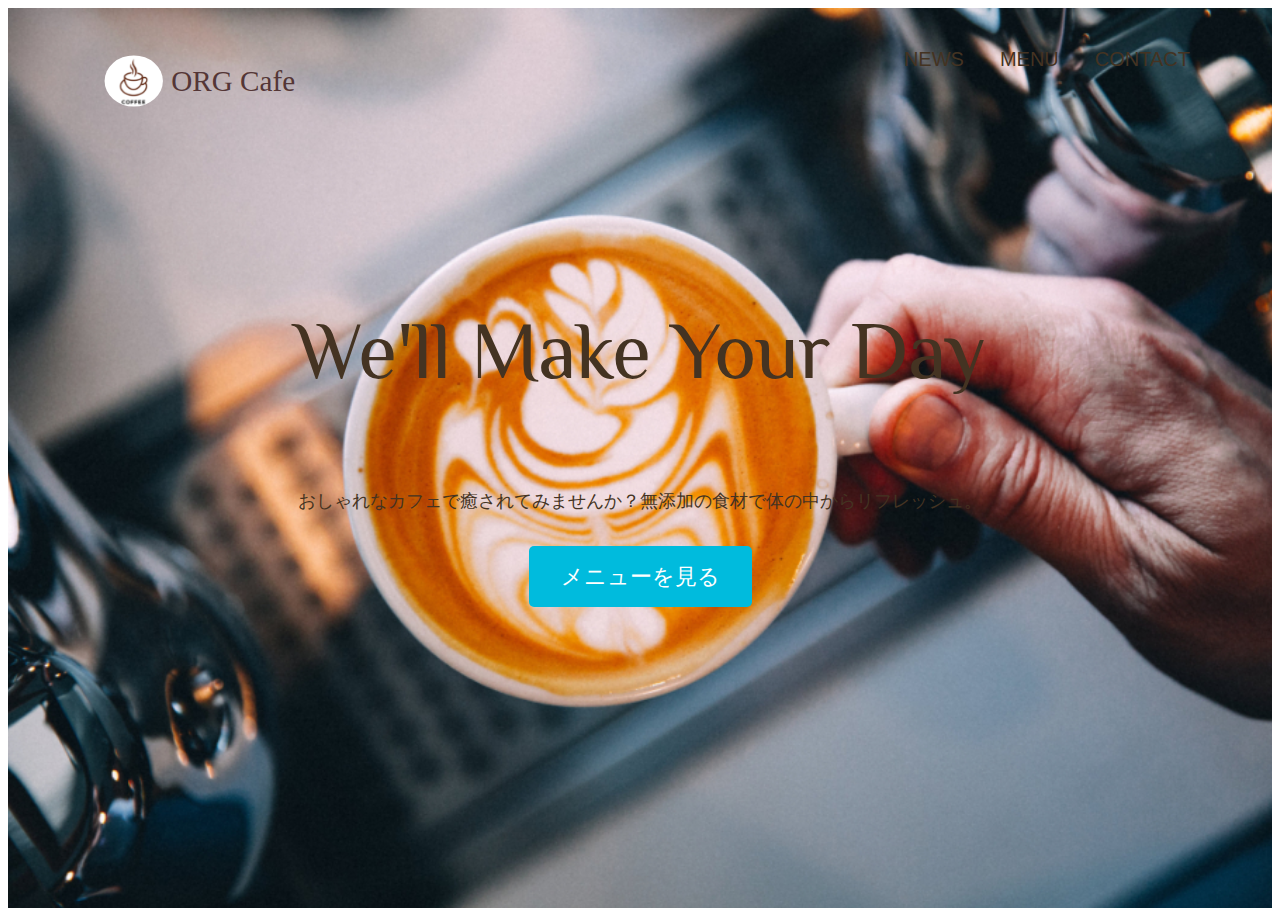
<file: index.html>
<!DOCTYPE html>
<html lang="ja">
    <head>
       <meta charset="utf-8">
        <title>ORG Cafe</title>
        <meta name="description" content="ブレンドコーヒーとヘルシーなオーガニックフードを提供するカフェ">
        <link rel="icon" type="images/png" href="images/favicon.png">
        <meta name="viewport" content="width=device-width, initial-scale=1">


    <!--css-->
        <link rel="stylesheet" href="https://ucpkg.com/ress/dist/ress.min.css">
        <link href="https://fonts.googleapis.com/css?family=Philosopher" rel="stylesheet">
        <link href="style.css" rel="stylesheet">
    </head>

    <body>
        <div id="home" class="big-bg">
       <header class="page-header wrapper">
        <h1><a href="index.html"><img class="logo" src="images/logo.svg" alt="ORGカフェホーム"></a></h1>
        <nav>
            <ul class="main-nav">
                <li><a href="news.html">News</a></li>
                <li><a href="menu.html">Menu</a></li>
                <li><a href="contact.html">Contact</a></li>
            </ul>
        </nav>
       </header>

       <div class="home-content wrapper">
        <h2 class="page-title">We'll Make Your Day</h2>
        <p>おしゃれなカフェで癒されてみませんか？無添加の食材で体の中からリフレッシュ。</p>
        <a class="button" href="menu.html">メニューを見る</a>
       </div>
       <!--/.home-content-->
    </div>
    <!--/#home-->
    </body>

</html>
</file>
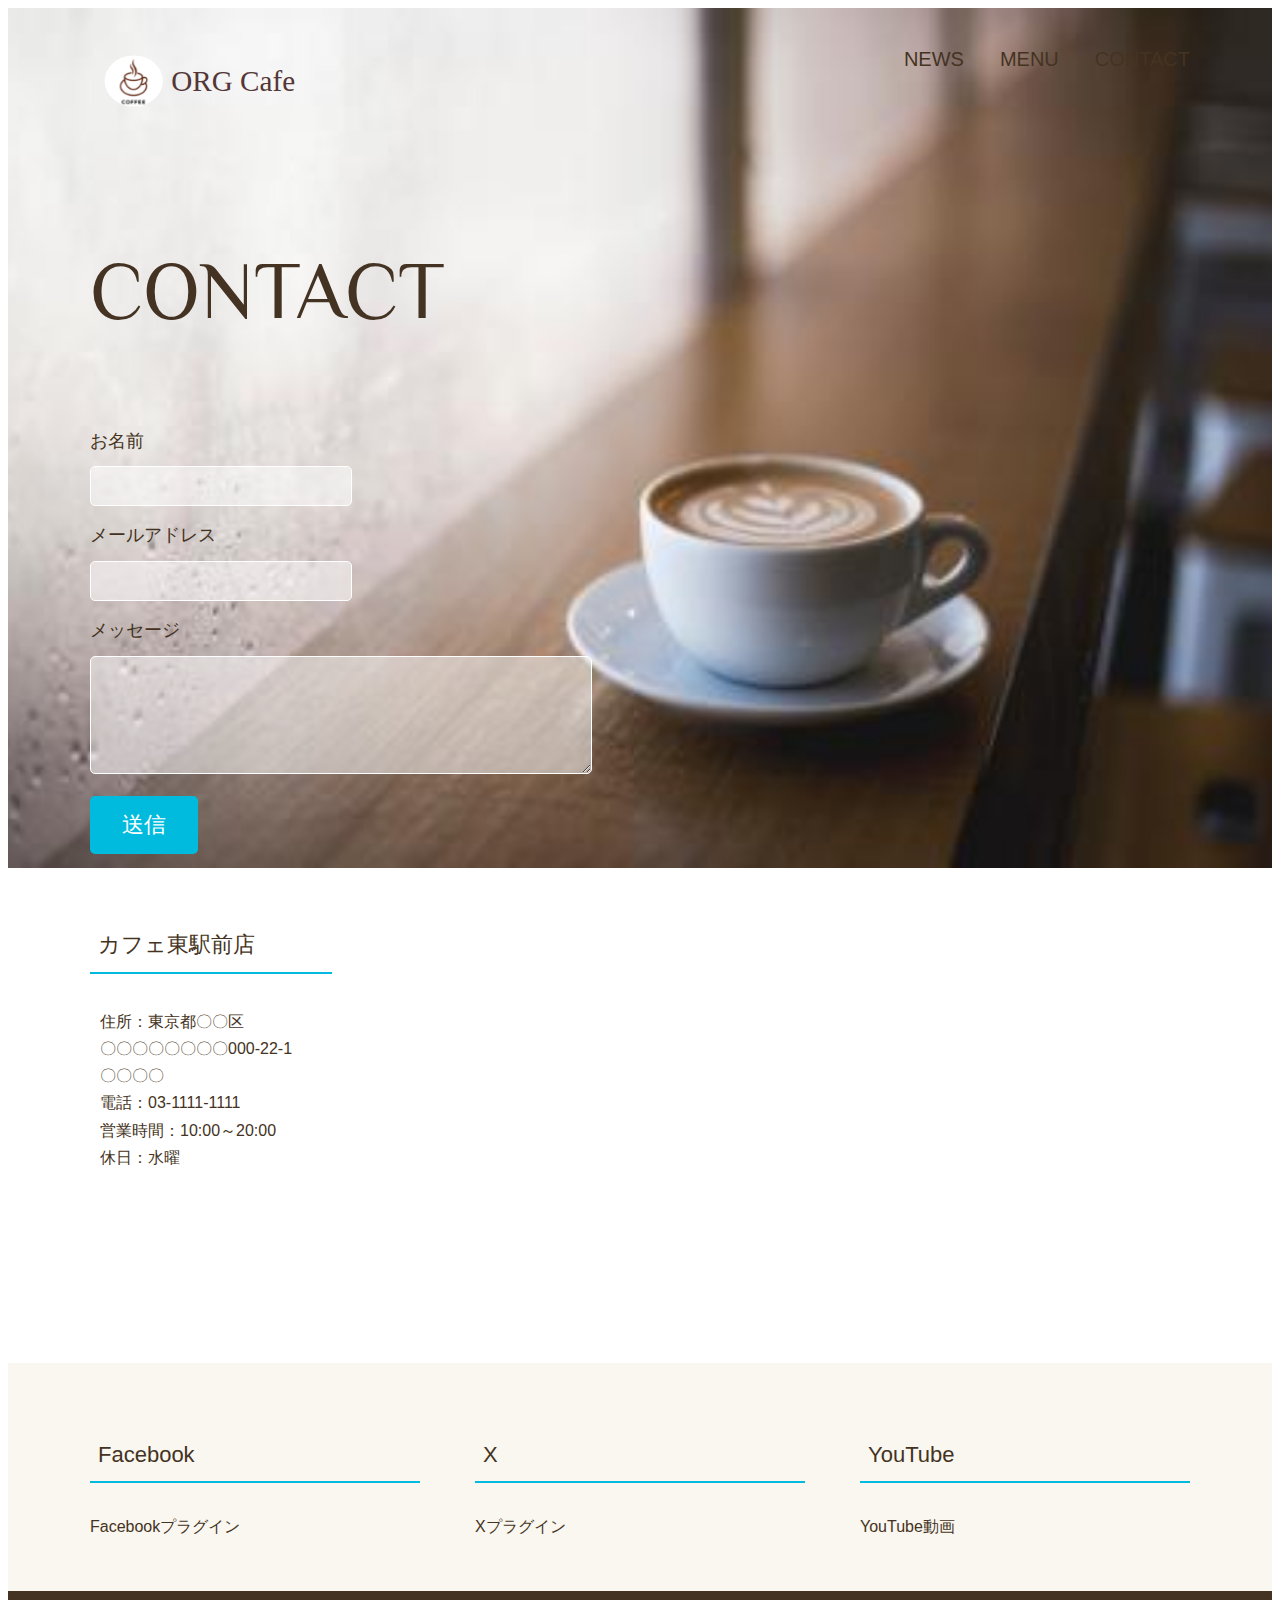
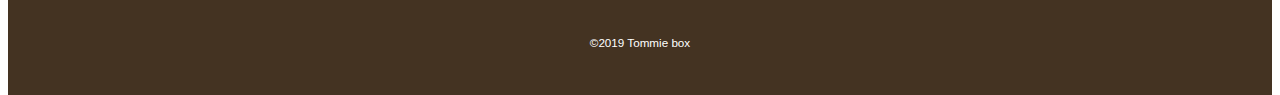
<file: contact.html>
<!DOCTYPE html>
<html lang="ja">
    <head>
       <meta charset="utf-8">
        <title>ORG Cafe-CONTACT</title>
        <meta name="descript ion" content="ブレンドコーヒーとヘルシーなオーガニックフードを提供するカフェ">
        <link rel="icon" type="images/png" href="images/favicon.png">
        <meta name="viewport" content="width=device-width, initial-scale=1">

    <!--css-->
        <link rel="stylesheet" href="https://ucpkg.com/ress/dist/ress.min.css">
        <link href="https://fonts.googleapis.com/css?family=Philosopher" rel="stylesheet">
        <link href="style.css" rel="stylesheet">
    </head>

    <body>
        <div id="contact" class="big-bg">
       <header class="page-header wrapper">
        <h1><a href="index.html"><img class="logo" src="images/logo.svg" alt="ORGカフェホーム"></a></h1>
        <nav>
            <ul class="main-nav">
                <li><a href="news.html">News</a></li>
                <li><a href="menu.html">Menu</a></li>
                <li><a href="contact.html">Contact</a></li>
            </ul>
        </nav>
       </header>
       <div class="wrapper">
        <h2 class="page-title">Contact</h2>
        <form action="#">
            <div>
                <label for="name">お名前</label>
                <input type="text" id="name" name="your-name">
            </div>

            <div>
                <label for="email">メールアドレス</label>
                <input type="email" id="email" name="your-email">
            </div>

            <div>
                <label for="message">メッセージ</label>
                <textarea id="message" name="your-message"></textarea>
            </div>

            <input type="submit" class="button" value="送信">
        </form>
       </div><!--/.wrapper-->
      
       <section id="location">
        <div class="wrapper">
            <div class="location-info">
                <h3 class="sub-title">カフェ東駅前店</h3>
                <p>
                    住所：東京都〇〇区<br>
                    〇〇〇〇〇〇〇〇000-22-1<br>
                    〇〇〇〇<br>
                    電話：03-1111-1111
                    <br>
                    営業時間：10:00～20:00<br>
                    休日：水曜
                </p>
            </div><!--/.location-info-->
            <div class="location-map">
                <iframe src="https://www.google.com/maps/embed?pb=!1m18!1m12!1m3!1d3241.4465255929717!2d139.73428897445146!3d35.666005730812415!2m3!1f0!2f0!3f0!3m2!1i1024!2i768!4f13.1!3m3!1m2!1s0x60188b835eb8d1e9%3A0x2b7a60ac15c8822a!2z5pel5pys44CB44CSMTA2LTAwMzIg5p2x5Lqs6YO95riv5Yy65YWt5pys5pyo77yS5LiB55uu77yU4oiS77yV!5e0!3m2!1sja!2sus!4v1738280043150!5m2!1sja!2sus" width="800" height="400" style="border:0;" allowfullscreen="" loading="lazy" referrerpolicy="no-referrer-when-downgrade"></iframe>
            </div><!--/.location-map-->
        </div><!--/.wrapper-->
       </section><!--/#location-->

       <section id="sns">
        <div class="wrapper">
            <div class="sns-box">
                <h3 class="sub-title">Facebook</h3>
                Facebookプラグイン
            </div>
            <div class="sns-box">
                <h3 class="sub-title">X</h3>
                Xプラグイン
            </div>
            <div class="sns-box">
                <h3 class="sub-title">YouTube</h3>
                YouTube動画
            </div>
        </div><!--/.wrapper-->
       </section><!--/#sns-->


    <footer>
        <div class="wrapper">
            <p>
                <small>&copy;2019 Tommie box</small>
            </p>
        </div>
    </footer>
  </body>
</html>
</file>
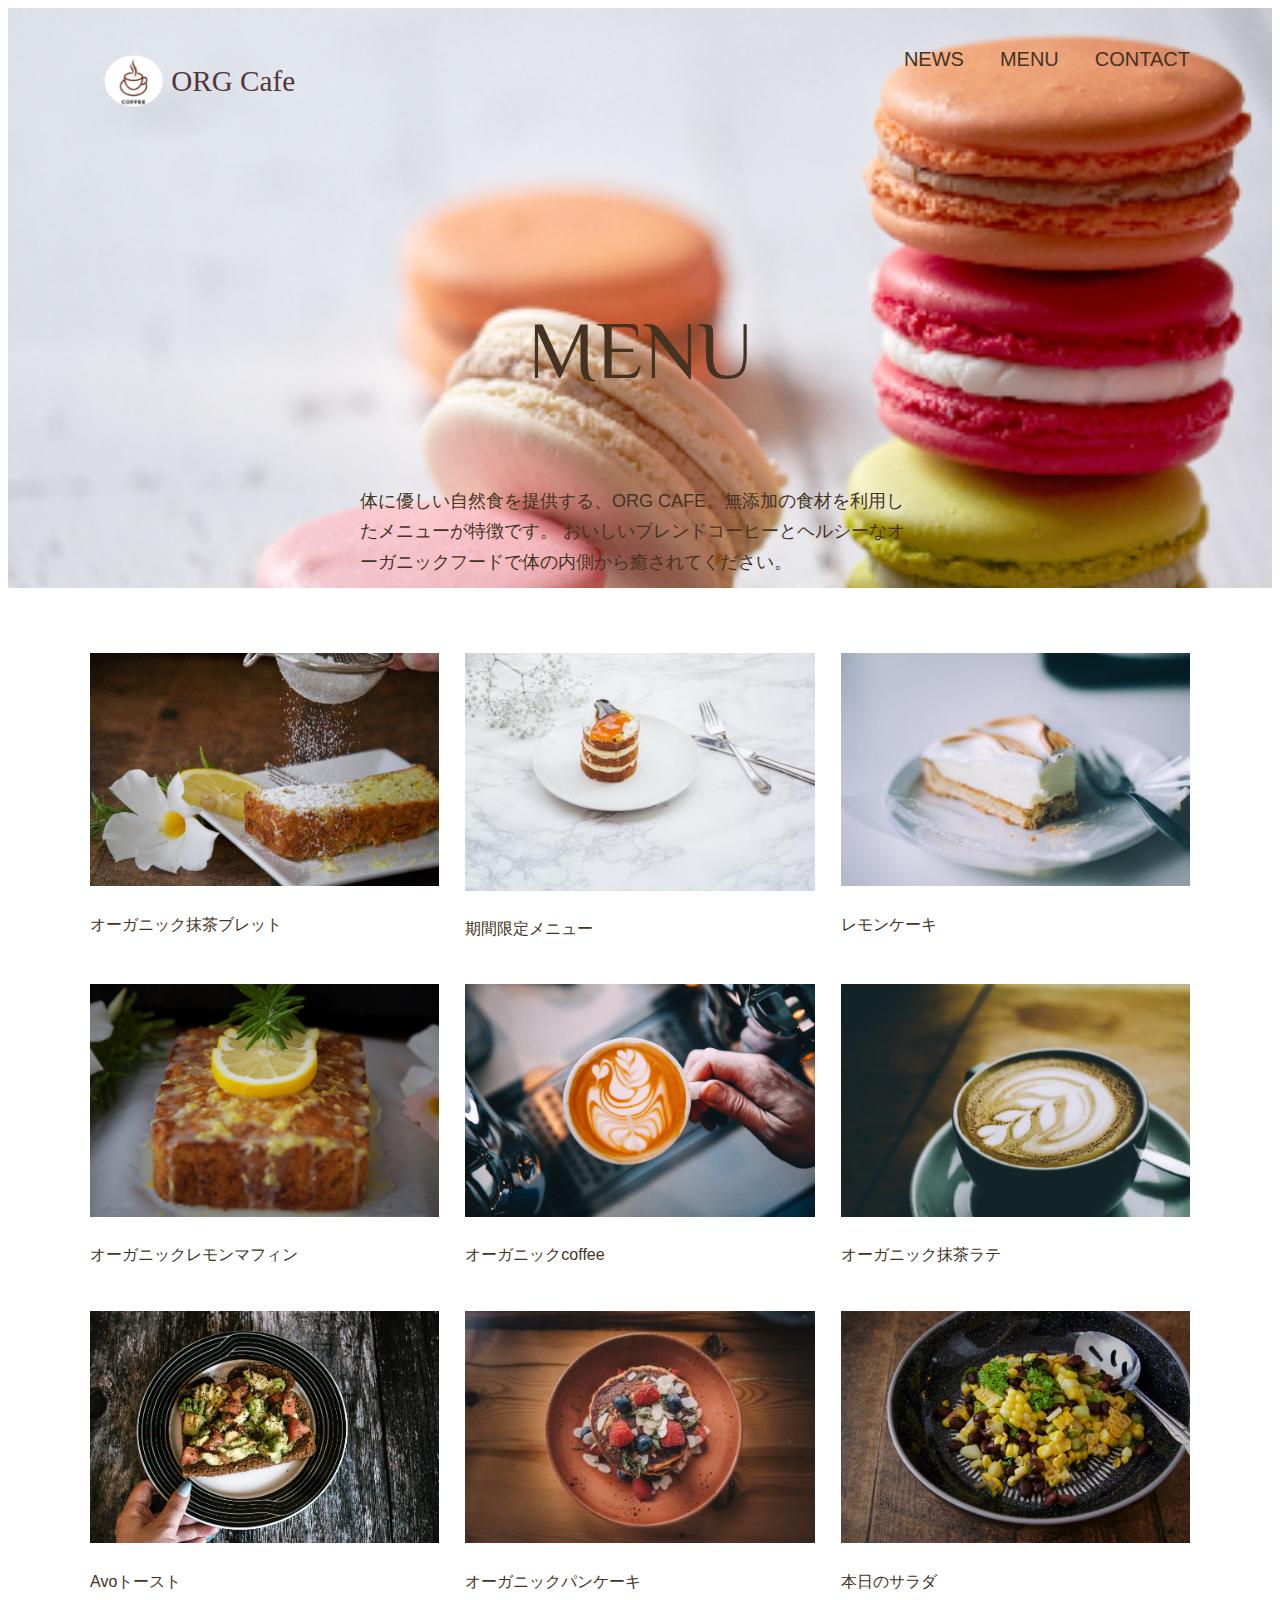
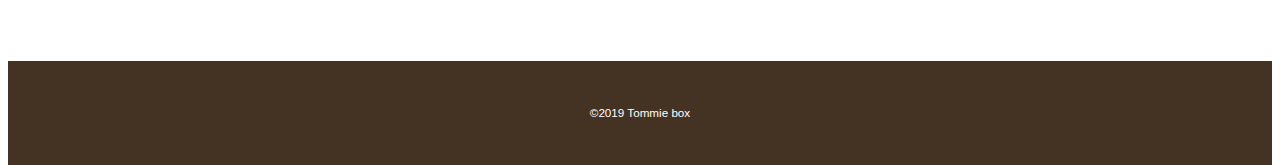
<file: menu.html>
<!DOCTYPE html>
<html lang="ja">
    <head>
       <meta charset="utf-8">
        <title>ORG Cafe-MENU</title>
        <meta name="descript ion" content="ブレンドコーヒーとヘルシーなオーガニックフードを提供するカフェ">
        <link rel="icon" type="images/png" href="images/favicon.png">
        <meta name="viewport" content="width=device-width, initial-scale=1">

    <!--css-->
        <link rel="stylesheet" href="https://ucpkg.com/ress/dist/ress.min.css">
        <link href="https://fonts.googleapis.com/css?family=Philosopher" rel="stylesheet">
        <link href="style.css" rel="stylesheet">
    </head>

    <body>
        <div id="menu" class="big-bg">
       <header class="page-header wrapper">
        <h1><a href="index.html"><img class="logo" src="images/logo.svg" alt="ORGカフェホーム"></a></h1>
        <nav>
            <ul class="main-nav">
                <li><a href="news.html">News</a></li>
                <li><a href="menu.html">Menu</a></li>
                <li><a href="contact.html">Contact</a></li>
            </ul>
        </nav>
       </header>
       <div class="menu-content wrapper">
        <h2 class="page-title">Menu</h2>
        <p>
            体に優しい自然食を提供する、ORG CAFE。無添加の食材を利用したメニューが特徴です。
            おいしいブレンドコーヒーとヘルシーなオーガニックフードで体の内側から癒されてください。
        </p>
       </div><!--/#MENU-->

       <div class="wrapper grid">
        <div class="itemu">
            <img src="images/menu10.jpg" alt="">
            <p>オーガニック抹茶ブレット</p>
        </div>
        <div class="itemu">
            <img src="images/menu20.jpg" alt="">
            <p>期間限定メニュー</p>
        </div>
        <div class="itemu">
            <img src="images/menu30.jpg" alt="">
            <p>レモンケーキ</p>
        </div>
        <div class="itemu">
            <img src="images/menu4.jpg" alt="">
            <p>オーガニックレモンマフィン</p>
        </div>
        <div class="itemu">
            <img src="images/menu5.jpg" alt="">
            <p>オーガニックcoffee</p>
        </div>
        <div class="itemu">
            <img src="images/menu60.jpg" alt="">
            <p>オーガニック抹茶ラテ</p>
        </div>
        <div class="itemu">
            <img src="images/menu7.jpg" alt="">
            <p>Avoトースト</p>
        </div>
        <div class="itemu">
            <img src="images/menu8.jpg" alt="">
            <p>オーガニックパンケーキ</p>
        </div>
        <div class="itemu">
            <img src="images/menu9.jpg" alt="">
            <p>本日のサラダ</p>
        </div>
       </div><!--/.grid-->
      
    <footer>
        <div class="wrapper">
            <p>
                <small>&copy;2019 Tommie box</small>
            </p>
        </div>
    </footer>
  </body>
</html>
</file>
<file: style.css>
@charset "UTF-8";

/* 共通部分
------------------------------- */
html {
    font-size: 100%;
}
body{
    font-family: "Yu Gothic Medium", "游ゴシック Medium", YuGothic, "游ゴシック体", "ヒラギノ角ゴ Pro W3", sans-serif;
    line-height: 1.7;
    color: #432;
}
a {
    text-decoration: none;
}
img {
    max-width: 100%;
}
.wrapper {
    max-width: 1100px;
    margin: 0 auto;
    padding: 0 4%;
}

/* 大きな背景画像 */
.big-bg {
    background-size: cover;
    background-position: center top;
}

/* 見出し */
.page-title {
    font-size: 5rem;
    font-family: 'Philosopher', serif;
    text-transform: uppercase;
    font-weight: normal;
}
.sub-title {
    font-size: 1.375rem;
    padding: 0 8px 8px;
    border-bottom: 2px #0bd solid;
    font-weight: normal;
}

/* ボタン */
.button {
    font-size: 1.375rem;
    background: #0bd;
    color: #fff;
    border-radius: 5px;
    padding: 18px 32px;
}
.button:hover {
    background: #0090aa;
}

/* iframe */
iframe {
    width: 100%;
}

  /* HEADER
   ------------------------------- */
.page-header {
    display: flex;
    justify-content: space-between;
}
.logo {
    width: 210px;
    margin-top: 14px;
}
.main-nav {
    display: flex;
    font-size: 1.25rem;
    text-transform: uppercase;
    margin-top: 34px;
    list-style: none;
}
.main-nav li {
    margin-left: 36px;
}
.main-nav a {
    color: #432;
}
.main-nav a:hover {
    color: #0bd;
}

/* HOME
------------------------------- */
#home {
    background-image: url(images/big-bg.jpg);
    min-height: 100vh;
}
#home .page-title {
    text-transform: none;
}
.home-content {
    text-align: center;
    margin-top: 10%;
}
.home-content p {
    font-size: 1.125rem;
    margin: 10px 0 42px;
}

/* NEWS
------------------------------- */
#news {
    background-image: url(images/news-bg.jpg);
    height: 270px;
    margin-bottom: 40px;
}
#news .page-title {
    text-align: center;
}
.news-contents {
    display: flex;
    justify-content: space-between;
    margin-bottom: 50px;
}

/* 記事部分 */
article {
    width: 74%;
}
.post-info {
    position: relative;
    padding-top: 4px;
    margin-bottom: 40px;
}
.post-date {
    background: #0bd;
    border-radius: 50%;
    color: #fff;
    width: 100px;
    height: 100px;
    font-size: 1.625rem;
    text-align: center;
    position: absolute;
    top: 0;
    padding-top: 10px;
}
.post-date span {
    font-size: 1rem;
    border-top: 1px rgba(255,255,255,.5) solid;
    padding-top: 6px;
    display: block;
    width: 60%;
    margin: 0 auto;
}
.post-title {
    font-family: "Yu Mincho", "YuMincho", serif;
    font-size: 2rem;
    font-weight: normal;
}
.post-title,
.post-cat {
    margin-left: 120px;
}
article img {
    margin-bottom: 20px;
}
article p {
    margin-bottom: 1rem;
}

/* サイドバー */
aside {
    width: 22%;
}
.sub-menu {
    margin-bottom: 60px;
    list-style: none;
}
.sub-menu li {
    border-bottom: 1px #ddd solid;
}
.sub-menu a {
    color: #432;
    padding: 10px;
    display: block;
}
.sub-menu a:hover {
    color: #0bd;
}
aside p {
    padding: 12px 10px;
}
article{
    width: 60%;
    order: 2;
}
aside{
    width: 22%;
    order: 3;
}
.ad{
    order: 1;
}

/* MENU
------------------------------- */
#menu {
    background-image: url(images/menu-bg.jpg);
    height: 580px;
    margin-bottom: 40px;
}
.menu-content {
    max-width: 560px;
    margin-top: 10%;
}
.menu-content .page-title {
    text-align: center;
}
.menu-content p {
    font-size: 1.125rem;
    margin: 10px 0 0;
}

.grid {
    display: grid;
    gap: 26px;
    grid-template-columns: repeat(3,1fr);
    margin-top: 6%;
    margin-bottom: 50px;
}

/* CONTACT
------------------------------- */
#contact {
    background-image: url(images/contact-bg.jpg);
    height: 860px;
}

/* フォーム */
form div {
    margin-bottom: 14px;
}
label {
    font-size: 1.125rem;
    margin-bottom: 10px;
    display: block;
}
input[type="text"],
input[type="email"],
textarea {
    background: rgba(255,255,255,.5);
    border: 1px #fff solid;
    border-radius: 5px;
    padding: 10px;
    font-size: 1rem;
}
input[type="text"],
input[type="email"] {
    width: 100%;
    max-width: 240px;
}
textarea {
    width: 100%;
    max-width: 480px;
    height: 6rem;
}
input[type="submit"] {
    border: none;
    cursor: pointer;
    line-height: 1;
}

/* 店舗情報・地図 */
#location {
    padding: 4% 0;
}
#location .wrapper {
    display: flex;
    justify-content: space-between;
}
.location-info {
    width: 22%;
}
.location-info p {
    padding: 12px 10px;
}
.location-map {
    width: 74%;
}

 /* SNS */
#sns {
    background: #FAF7F0;
    padding: 4% 0;
}
#sns .wrapper {
    display: flex;
    justify-content: space-between;
}
#sns .sub-title {
    margin-bottom: 30px;
}
.sns-box {
    width: 30%;
}

/* フッター
------------------------------- */
footer {
    background: #432;
    text-align: center;
    padding: 26px 0;
}
footer p {
    color: #fff;
    font-size: 0.875rem;
}

/* モバイル版
------------------------------- */
@media (max-width: 600px) {
    .page-title {
        font-size: 2.5rem;
    }
    .page-header {
        flex-direction: column;
        align-items: center;
    }
    
    /* HEADER */
    .main-nav {
        font-size: 1rem;
        margin-top: 10px;
    }
    .main-nav li {
        margin: 0 20px;
    }
    
    /* HOME */
    .home-content {
        margin-top: 20%;
    }
    
    /* NEWS */
    .news-contents {
        flex-direction: column;
    }
    #news .page-title {
        margin-top: 30px;
    }
    article,
    aside {
        width: 100%;
    }
    aside {
        margin-top: 60px;
    }
    .post-info {
        margin-bottom: 30px;
    }
    .post-date {
        width: 70px;
        height: 70px;
        font-size: 1rem;
    }
    .post-date span {
        font-size: 0.875rem;
        padding-top: 2px;
    }
    .post-title {
        font-size: 1.375rem;
    }
    .post-cat {
        font-size: 0.875rem;
        margin-top: 10px;
    }
    .post-title,
    .post-cat {
        margin-left: 80px;
    }
    
    /* MENU */
    .menu-content {
        margin-top: 20%;
    }
    
    /* CONTACT */
    #contact .page-title {
        margin-top: 40px;
    }
    
    /* フォーム */
    input[type="text"],
    input[type="email"],
    textarea {
        max-width: 100%;
    }
    
    /* 店舗情報・地図 / SNS */
    #location .wrapper,
    #sns .wrapper {
        flex-direction: column;
    }
    .location-info,
    .location-map,
    .sns-box {
        width: 100%;
    }
      .sns-box {
         margin-bottom: 30px;
    }
}
</file>
